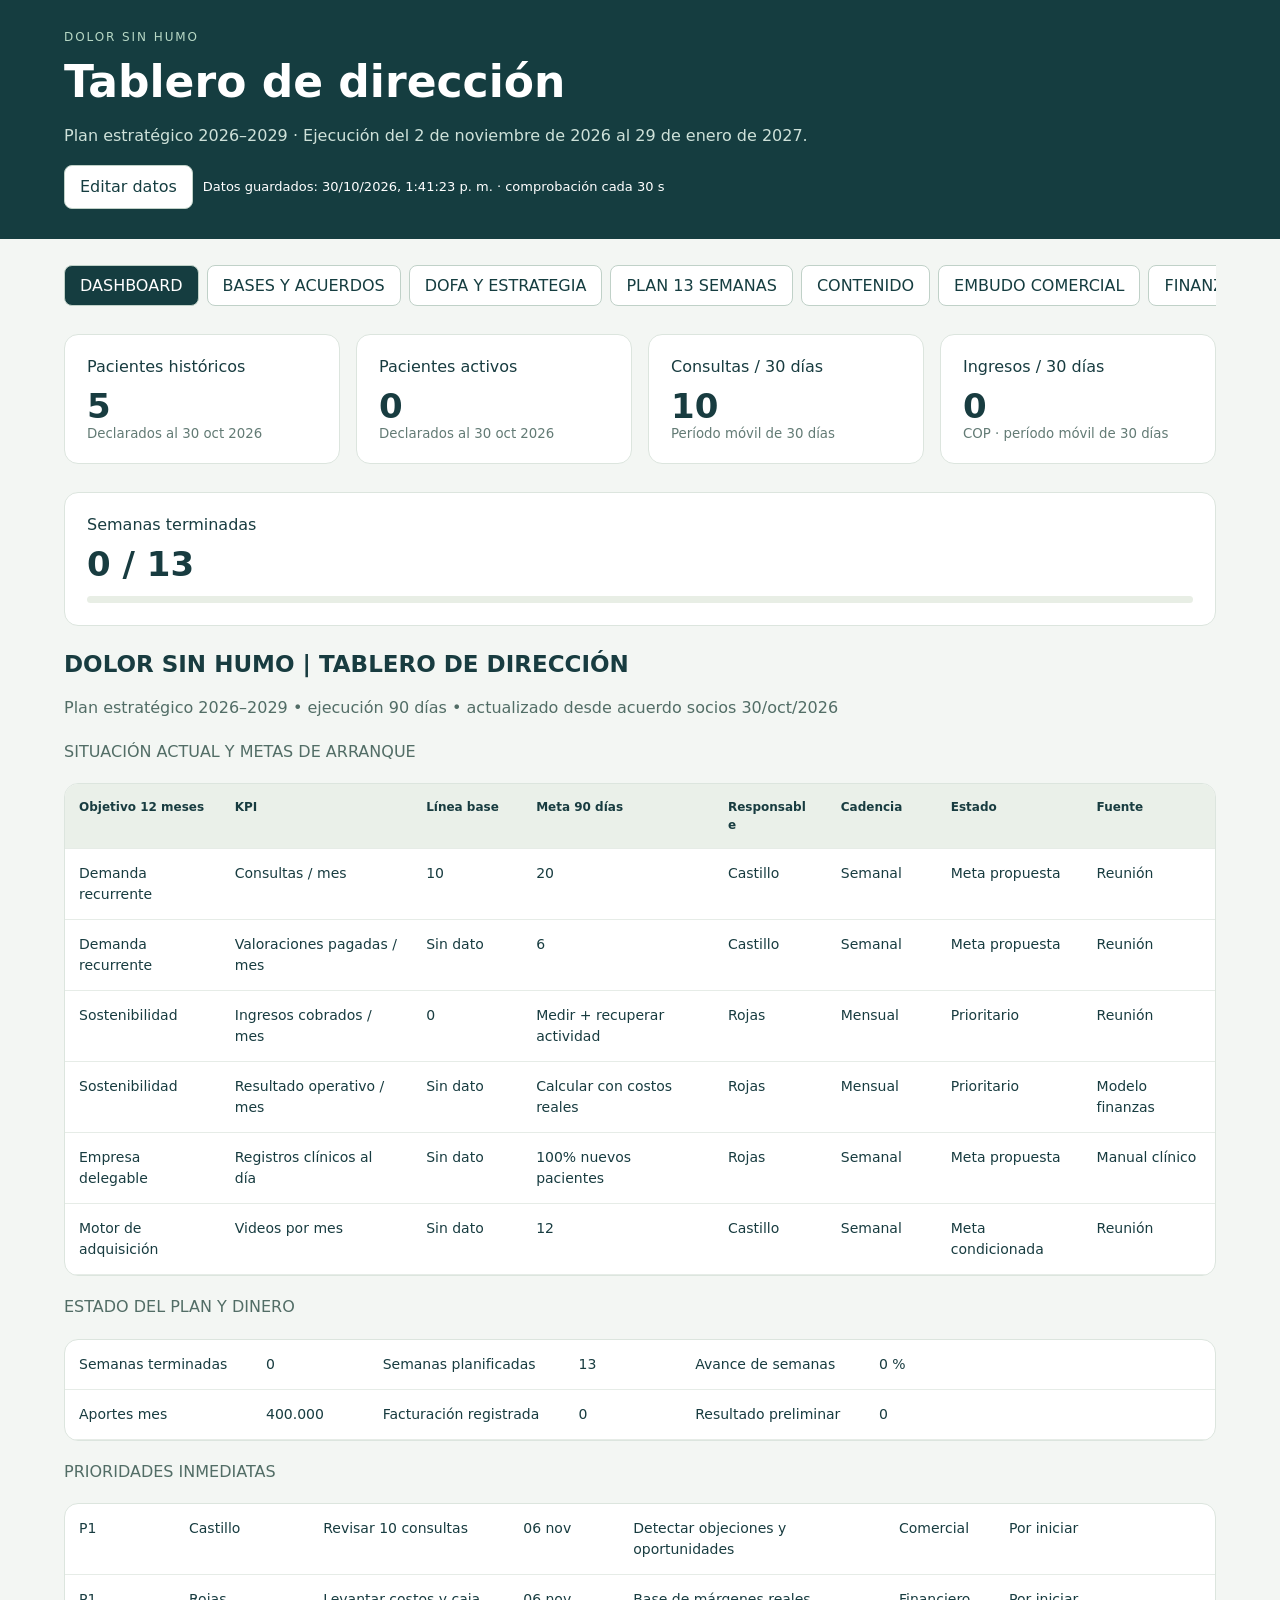
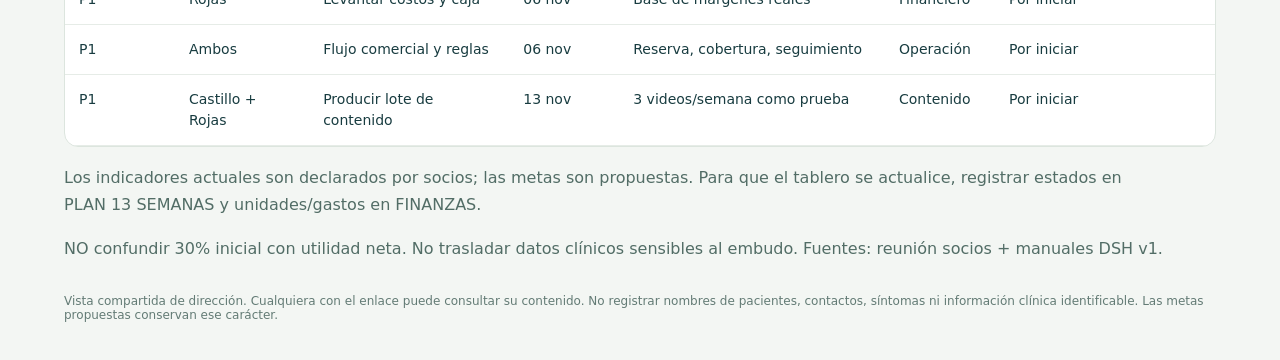
<file: direccion-7f3c9a/index.html>
<!doctype html><html lang="es"><head><meta charset="utf-8"><meta name="viewport" content="width=device-width,initial-scale=1"><meta name="robots" content="noindex,nofollow,noarchive"><meta name="referrer" content="no-referrer"><title>Dirección · Dolor Sin Humo</title><link rel="icon" href="/favicon.png"><style>
:root{font-family:Inter,system-ui,sans-serif;color:#183c40;background:#f3f6f3}*{box-sizing:border-box}body{margin:0}header{background:#153d40;color:white;padding:30px max(24px,5vw)}.brand{letter-spacing:.16em;font-size:12px;color:#b7d8c5}h1{font-size:clamp(28px,4vw,44px);margin:12px 0}header p{color:#cee1d9;max-width:850px;line-height:1.6}.toolbar{display:flex;gap:10px;align-items:center;flex-wrap:wrap}button{font:inherit;cursor:pointer;padding:10px 15px;border:1px solid #c0d1c8;border-radius:8px;background:white;color:#153d40}button:disabled{opacity:.5;cursor:wait}.primary{background:#e0ed86;border-color:#e0ed86}main{padding:26px max(16px,5vw);max-width:1800px;margin:auto}nav{display:flex;gap:8px;overflow:auto;padding-bottom:16px}nav button{white-space:nowrap}nav button.active{background:#153d40;color:white}.cards{display:grid;grid-template-columns:repeat(4,1fr);gap:16px;margin:12px 0 28px}.card{background:white;border:1px solid #dce5de;border-radius:14px;padding:22px}.card b{display:block;font-size:34px;margin-top:10px}.card small{color:#637b75}.section{background:white;border:1px solid #dce5de;border-radius:14px;margin:18px 0;overflow:hidden}.tablewrap{overflow:auto}table{border-collapse:collapse;width:100%;font-size:14px;line-height:1.5}th,td{text-align:left;padding:14px;min-width:110px;max-width:460px;vertical-align:top;border-bottom:1px solid #e6ece7;overflow-wrap:anywhere}th{background:#eaf0e9;font-size:12px}td input,td textarea,td select{background:#fffced}td.numeric{font-variant-numeric:tabular-nums}h2{font-size:23px;margin:25px 0 8px}h3{padding:15px;margin:0;background:#eaf0e9;font-size:15px}.note{line-height:1.65;color:#526d66;max-width:1100px;margin:18px 0}.status{font-size:13px}dialog{border:0;border-radius:16px;padding:28px;max-width:520px;width:90%}dialog::backdrop{background:#102e36aa}input{width:100%;padding:12px;margin:12px 0;border:1px solid #b8cbc0;border-radius:6px}.error{color:#9d2626;background:#fff0e9;padding:12px;border-radius:8px}.foot{font-size:12px;color:#637b75;margin-top:32px}.progress{height:7px;background:#e8eee5;border-radius:5px;margin-top:12px}.progress i{display:block;background:#72934e;height:100%;border-radius:5px}@media(max-width:700px){.cards{grid-template-columns:repeat(2,1fr)}.card{padding:16px}.card b{font-size:27px}header{padding:24px}td,th{padding:11px}h1{font-size:30px}}
input,textarea,select{font:inherit;color:#183c40;box-sizing:border-box;border:1px solid #8ca69a;border-radius:7px;padding:10px;background:#fffced}td input,td textarea,td select{width:100%;min-width:170px;margin:0}td textarea{resize:vertical;min-height:70px}td input[type=number]{min-width:120px}input:focus,textarea:focus,select:focus{outline:3px solid #d1df75;outline-offset:1px}.card input{display:block;margin:12px 0;font-size:28px;max-width:100%}.card label{display:block}.edit-instructions{padding:15px;background:#fff8ce;border-radius:9px;line-height:1.5;border:1px solid #dbce8e}.edit-instructions[hidden]{display:none}#save{font-weight:650}.card small{display:block}.toolbar button{min-height:44px}
</style></head><body><header><div class="brand">DOLOR SIN HUMO</div><h1>Tablero de dirección</h1><p>Plan estratégico 2026–2029 · Ejecución del 2 de noviembre de 2026 al 29 de enero de 2027.</p><div class="toolbar"><button id="edit">Editar datos</button><button id="save" class="primary" hidden>Guardar cambios</button><button id="cancel" hidden>Cancelar edición</button><span id="status" class="status" role="status">Cargando datos…</span></div></header><main><nav aria-label="Secciones" id="tabs"></nav><p id="edithint" class="edit-instructions" hidden><strong>Ya puedes llenar el tablero.</strong> Escribe en los campos amarillos y elige los estados en las listas. Los cálculos se actualizan al escribir. Al terminar pulsa <strong>Guardar cambios</strong> arriba. Para compartirlos se abrirá el acceso de GitHub.</p><div id="error" role="alert"></div><div id="view"></div><p class="foot">Vista compartida de dirección. Cualquiera con el enlace puede consultar su contenido. No registrar nombres de pacientes, contactos, síntomas ni información clínica identificable. Las metas propuestas conservan ese carácter.</p></main><dialog id="auth"><h2>Guardar los cambios para todos</h2><p>Conecta la cuenta de GitHub que administra Dolor Sin Humo. No necesitas crear ni copiar un token.</p><p>Los visitantes pueden consultar el tablero. Solo una cuenta autorizada puede guardar cambios compartidos.</p><div class="toolbar"><button id="connect" class="primary">Continuar con GitHub</button><button id="closeauth">Seguir llenando</button></div></dialog><script src="app.js?v=20261030-p002"></script></body></html>
</file>
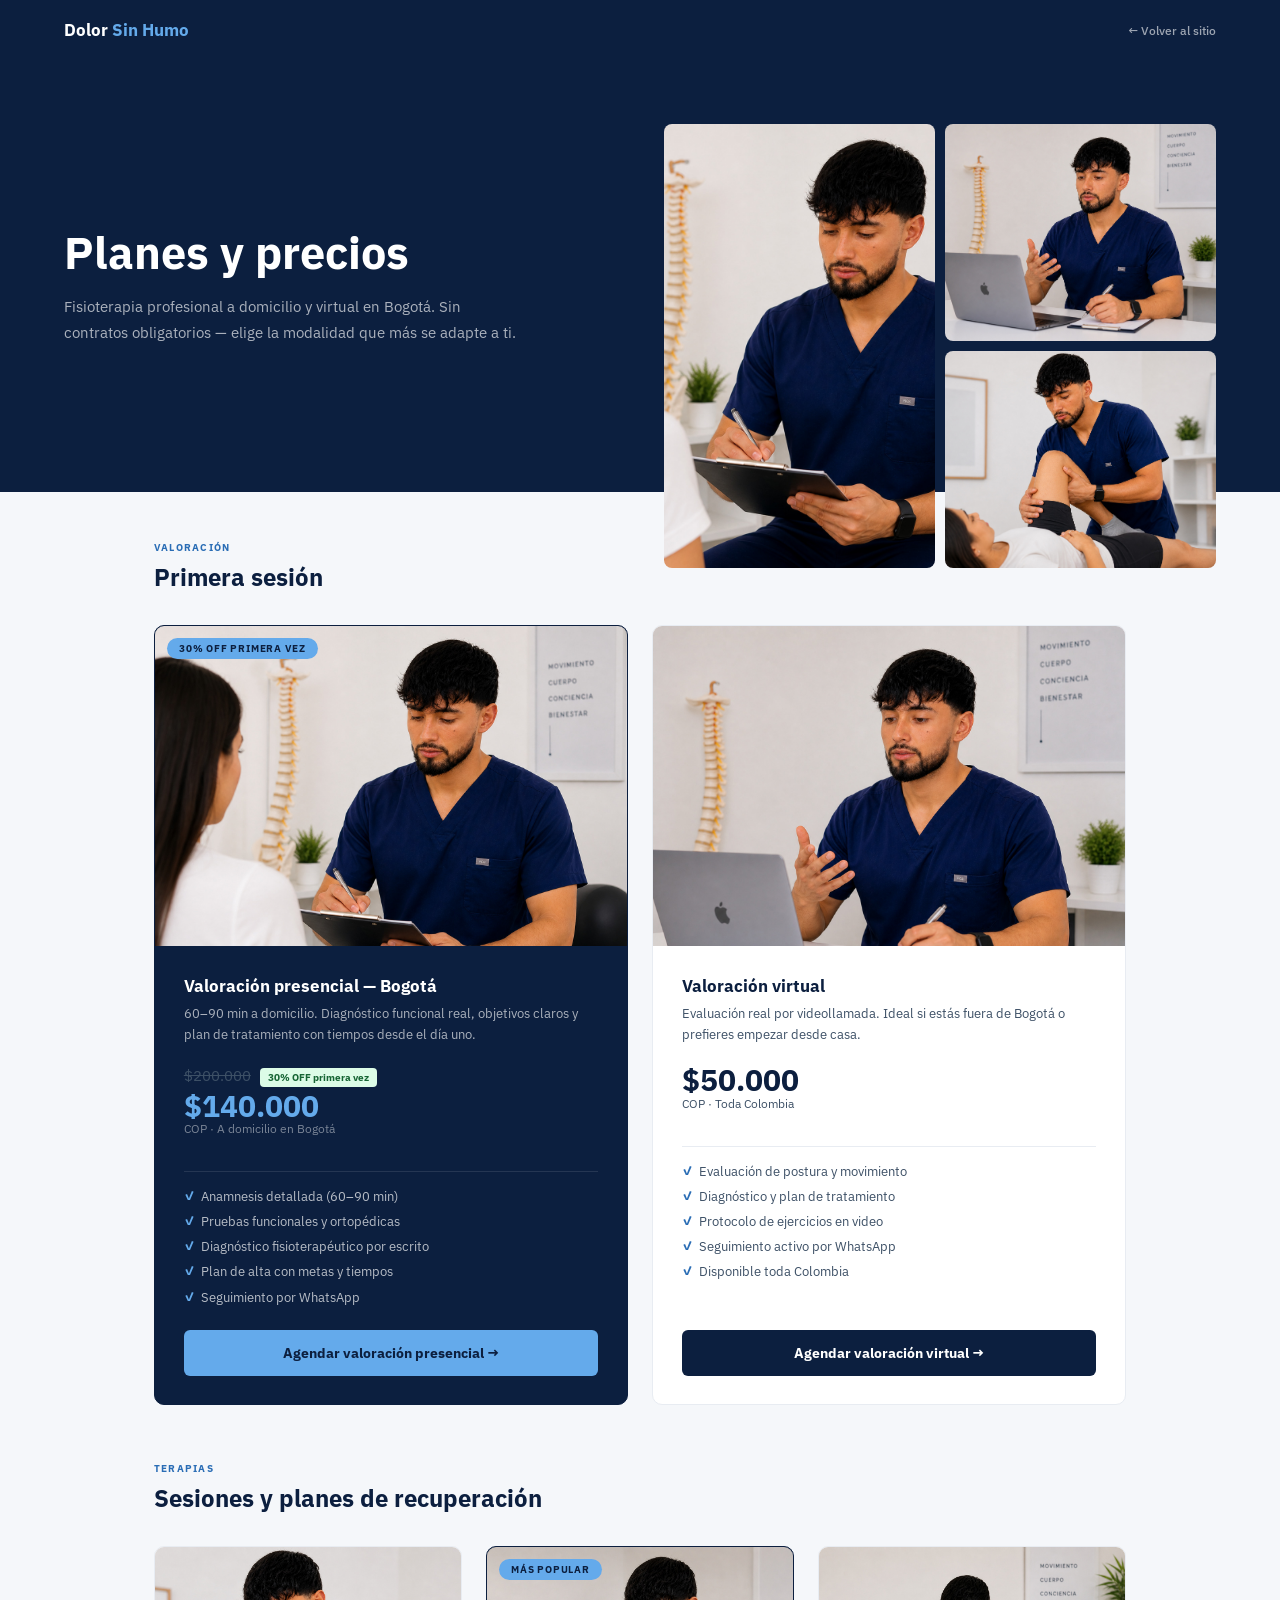
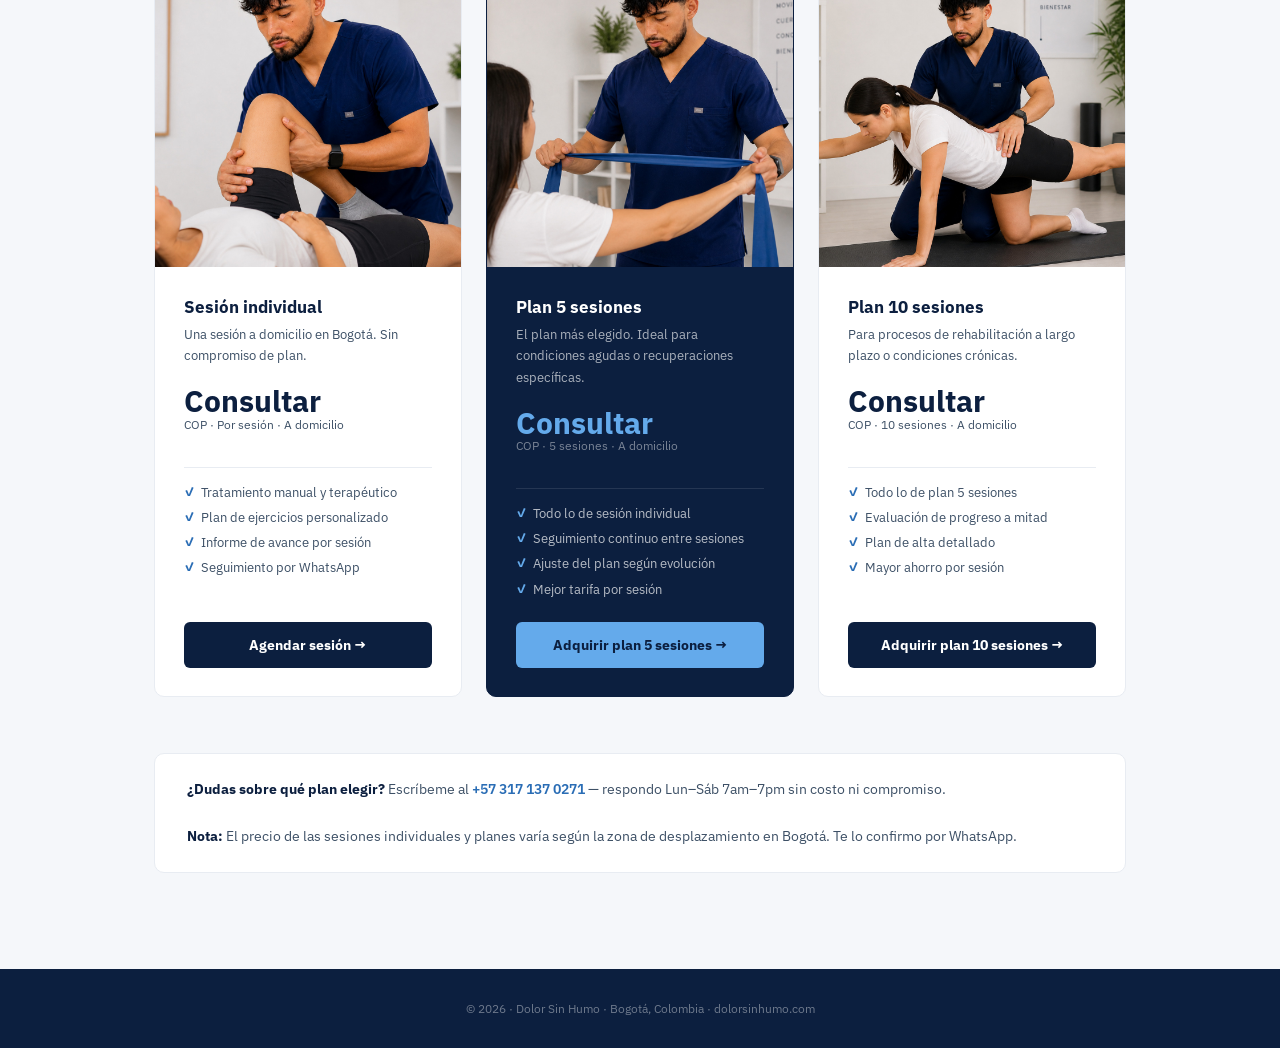
<file: planes.html>
<!DOCTYPE html>
<html lang="es">
<head>
<meta charset="UTF-8"/>
<meta name="viewport" content="width=device-width,initial-scale=1.0"/>
<title>Planes y Precios — Dolor Sin Humo</title>
<meta name="description" content="Planes y precios de fisioterapia a domicilio en Bogotá y consulta virtual en toda Colombia. Sin contratos obligatorios — Nicolás Castillo, Dolor Sin Humo."/>
<meta name="google-site-verification" content="mgidVFIQ5UGZ1JigwhAgDfgqRplMb48Tx3c75CjZeVI"/>
<link rel="canonical" href="https://dolorsinhumo.com/planes"/>
<meta property="og:type" content="website"/>
<meta property="og:url" content="https://dolorsinhumo.com/planes"/>
<meta property="og:title" content="Planes y Precios | Dolor Sin Humo"/>
<meta property="og:description" content="Fisioterapia a domicilio en Bogotá y virtual en toda Colombia. Valoración inicial y planes sin contratos forzados."/>
<meta property="og:image" content="https://dolorsinhumo.com/planes-4.jpg"/>
<meta name="twitter:card" content="summary_large_image"/>
<link rel="icon" href="/favicon.png"/>
<link href="https://fonts.googleapis.com/css2?family=IBM+Plex+Sans:wght@400;500;600;700&display=swap" rel="stylesheet"/>
<style>
*{box-sizing:border-box;margin:0;padding:0}
:root{--navy:#0C1F3F;--blue:#2A6DB5;--accent:#64AAEB;--white:#fff;--off:#F5F7FA;--gray1:#E8ECF2;--text:#0C1F3F;--text2:#3D5066;--r:10px;--f:'IBM Plex Sans',system-ui,sans-serif}
body{font-family:var(--f);background:var(--off);color:var(--text)}
a{text-decoration:none}
header{background:var(--navy);padding:1.2rem 5%;display:flex;align-items:center;justify-content:space-between}
.logo{font-size:1.05rem;font-weight:700;color:#fff}.logo span{color:var(--accent)}
.back{font-size:.78rem;font-weight:500;color:rgba(255,255,255,.6)}.back:hover{color:#fff}

.hero{background:var(--navy);padding:4rem 5% 3rem;display:grid;grid-template-columns:1fr 1fr;gap:3rem;align-items:center}
.hero-left h1{font-size:clamp(2rem,4vw,2.8rem);font-weight:700;color:#fff;margin-bottom:.8rem}
.hero-left p{font-size:.95rem;color:rgba(255,255,255,.65);max-width:460px;line-height:1.7}
.hero-photos{display:grid;grid-template-columns:1fr 1fr;grid-template-rows:1fr 1fr;gap:.6rem;height:320px}
.hero-photos img{width:100%;height:100%;object-fit:cover;border-radius:8px}
.hero-photos img:first-child{grid-row:span 2;border-radius:8px}

main{max-width:1100px;margin:0 auto;padding:3rem 5%}
.section-tag{font-size:.65rem;font-weight:700;letter-spacing:.12em;text-transform:uppercase;color:var(--blue);margin-bottom:.4rem}
.section-h{font-size:1.5rem;font-weight:700;color:var(--navy);margin-bottom:2rem}
.cards{display:grid;gap:1.5rem;margin-bottom:3.5rem}
.cards-2{grid-template-columns:repeat(2,1fr)}
.cards-3{grid-template-columns:repeat(3,1fr)}
.card{background:#fff;border-radius:var(--r);border:1px solid var(--gray1);overflow:hidden;display:flex;flex-direction:column;position:relative}
.card.featured{background:var(--navy);border-color:var(--navy)}
.card-img{height:320px;overflow:hidden}
.card-img img{width:100%;height:100%;object-fit:cover;object-position:center top;transition:transform .4s}
.card:hover .card-img img{transform:scale(1.04)}
.card-body{padding:1.8rem;display:flex;flex-direction:column;flex:1}
.badge{position:absolute;top:12px;left:12px;background:var(--accent);color:var(--navy);font-size:.62rem;font-weight:700;letter-spacing:.08em;text-transform:uppercase;padding:.25rem .75rem;border-radius:20px;z-index:2}
.card h3{font-size:1.05rem;font-weight:700;color:var(--navy);margin-bottom:.4rem}
.card.featured h3{color:#fff}
.desc{font-size:.84rem;color:var(--text2);margin-bottom:1.2rem;line-height:1.6}
.card.featured .desc{color:rgba(255,255,255,.65)}
.price-wrap{margin-bottom:.25rem;display:flex;align-items:baseline;gap:.6rem;flex-wrap:wrap}
.price-old{font-size:.95rem;color:var(--text2);text-decoration:line-through}
.price-discount{background:#dcfce7;color:#166534;font-size:.65rem;font-weight:700;padding:.15rem .5rem;border-radius:4px}
.price{font-size:1.9rem;font-weight:700;color:var(--navy);line-height:1}
.card.featured .price{color:var(--accent)}
.price-label{font-size:.72rem;color:var(--text2);margin-bottom:1.2rem}
.card.featured .price-label{color:rgba(255,255,255,.45)}
hr{border:none;border-top:1px solid var(--gray1);margin:1rem 0}
.card.featured hr{border-color:rgba(255,255,255,.1)}
.features{list-style:none;flex:1;display:flex;flex-direction:column;gap:.45rem;margin-bottom:1.5rem}
.features li{font-size:.8rem;color:var(--text2);padding-left:1.1rem;position:relative;line-height:1.4}
.card.featured .features li{color:rgba(255,255,255,.7)}
.features li::before{content:'✓';position:absolute;left:0;color:var(--blue);font-weight:700;font-size:.75rem}
.card.featured .features li::before{color:var(--accent)}
.btn{display:block;text-align:center;margin-top:auto;background:var(--navy);color:#fff;font-weight:700;font-size:.88rem;padding:.85rem;border-radius:6px;transition:background .2s}
.btn:hover{background:var(--blue)}
.card.featured .btn{background:var(--accent);color:var(--navy)}
.card.featured .btn:hover{background:#fff}
.note{background:#fff;border:1px solid var(--gray1);border-radius:var(--r);padding:1.5rem 2rem;font-size:.85rem;color:var(--text2);line-height:1.7;margin-bottom:3rem}
.note strong{color:var(--navy)}
footer{background:var(--navy);padding:2rem 5%;text-align:center;font-size:.75rem;color:rgba(255,255,255,.4)}
@media(max-width:768px){.cards-2,.cards-3{grid-template-columns:1fr}.hero{grid-template-columns:1fr}.hero-photos{display:none}}
</style>
</head>
<body>
<header>
  <a href="/" class="logo">Dolor <span>Sin Humo</span></a>
  <a href="/" class="back">← Volver al sitio</a>
</header>

<div class="hero">
  <div class="hero-left">
    <h1>Planes y precios</h1>
    <p>Fisioterapia profesional a domicilio y virtual en Bogotá. Sin contratos obligatorios — elige la modalidad que más se adapte a ti.</p>
  </div>
  <div class="hero-photos">
    <img src="planes-4.jpg" alt="Fisioterapia a domicilio Bogotá"/>
    <img src="planes-3.jpg" alt="Consulta virtual fisioterapia"/>
    <img src="planes-1.jpg" alt="Valoración fisioterapéutica"/>
  </div>
</div>

<main>
  <div class="section-tag">Valoración</div>
  <div class="section-h">Primera sesión</div>
  <div class="cards cards-2">

    <div class="card featured">
      <div class="badge">30% OFF primera vez</div>
      <div class="card-img"><img src="planes-4.jpg" alt="Valoración presencial"/></div>
      <div class="card-body">
        <h3>Valoración presencial — Bogotá</h3>
        <p class="desc">60–90 min a domicilio. Diagnóstico funcional real, objetivos claros y plan de tratamiento con tiempos desde el día uno.</p>
        <div class="price-wrap">
          <span class="price-old">$200.000</span>
          <span class="price-discount">30% OFF primera vez</span>
        </div>
        <div class="price">$140.000</div>
        <div class="price-label">COP · A domicilio en Bogotá</div>
        <hr/>
        <ul class="features">
          <li>Anamnesis detallada (60–90 min)</li>
          <li>Pruebas funcionales y ortopédicas</li>
          <li>Diagnóstico fisioterapéutico por escrito</li>
          <li>Plan de alta con metas y tiempos</li>
          <li>Seguimiento por WhatsApp</li>
        </ul>
        <a href="https://wa.me/573171370271?text=Hola%2C+quiero+agendar+la+valoraci%C3%B3n+presencial+a+domicilio+%28primera+vez+%24140.000%29.+%C2%BFMe+puedes+confirmar+disponibilidad%3F" target="_blank" rel="noopener noreferrer" class="btn">Agendar valoración presencial →</a>
      </div>
    </div>

    <div class="card">
      <div class="card-img"><img src="planes-3.jpg" alt="Consulta virtual fisioterapia"/></div>
      <div class="card-body">
        <h3>Valoración virtual</h3>
        <p class="desc">Evaluación real por videollamada. Ideal si estás fuera de Bogotá o prefieres empezar desde casa.</p>
        <div class="price">$50.000</div>
        <div class="price-label">COP · Toda Colombia</div>
        <hr/>
        <ul class="features">
          <li>Evaluación de postura y movimiento</li>
          <li>Diagnóstico y plan de tratamiento</li>
          <li>Protocolo de ejercicios en video</li>
          <li>Seguimiento activo por WhatsApp</li>
          <li>Disponible toda Colombia</li>
        </ul>
        <a href="https://wa.me/573171370271?text=Hola%2C+quiero+agendar+una+valoraci%C3%B3n+virtual+%28%2450.000%29.+%C2%BFMe+puedes+confirmar+disponibilidad%3F" target="_blank" rel="noopener noreferrer" class="btn">Agendar valoración virtual →</a>
      </div>
    </div>

  </div>

  <div class="section-tag">Terapias</div>
  <div class="section-h">Sesiones y planes de recuperación</div>
  <div class="cards cards-3">

    <div class="card">
      <div class="card-img"><img src="planes-1.jpg" alt="Sesión individual fisioterapia"/></div>
      <div class="card-body">
        <h3>Sesión individual</h3>
        <p class="desc">Una sesión a domicilio en Bogotá. Sin compromiso de plan.</p>
        <div class="price">Consultar</div>
        <div class="price-label">COP · Por sesión · A domicilio</div>
        <hr/>
        <ul class="features">
          <li>Tratamiento manual y terapéutico</li>
          <li>Plan de ejercicios personalizado</li>
          <li>Informe de avance por sesión</li>
          <li>Seguimiento por WhatsApp</li>
        </ul>
        <a href="https://wa.me/573171370271?text=Hola%2C+quiero+agendar+una+sesi%C3%B3n+individual+de+fisioterapia+a+domicilio.+%C2%BFMe+puedes+confirmar+disponibilidad+y+precio%3F" target="_blank" rel="noopener noreferrer" class="btn">Agendar sesión →</a>
      </div>
    </div>

    <div class="card featured">
      <div class="badge">Más popular</div>
      <div class="card-img"><img src="planes-2.jpg" alt="Plan 5 sesiones fisioterapia"/></div>
      <div class="card-body">
        <h3>Plan 5 sesiones</h3>
        <p class="desc">El plan más elegido. Ideal para condiciones agudas o recuperaciones específicas.</p>
        <div class="price">Consultar</div>
        <div class="price-label">COP · 5 sesiones · A domicilio</div>
        <hr/>
        <ul class="features">
          <li>Todo lo de sesión individual</li>
          <li>Seguimiento continuo entre sesiones</li>
          <li>Ajuste del plan según evolución</li>
          <li>Mejor tarifa por sesión</li>
        </ul>
        <a href="https://wa.me/573171370271?text=Hola%2C+quiero+adquirir+el+plan+de+5+sesiones+de+fisioterapia+a+domicilio.+%C2%BFMe+puedes+dar+m%C3%A1s+informaci%C3%B3n%3F" target="_blank" rel="noopener noreferrer" class="btn">Adquirir plan 5 sesiones →</a>
      </div>
    </div>

    <div class="card">
      <div class="card-img"><img src="planes-5.jpg" alt="Plan 10 sesiones fisioterapia"/></div>
      <div class="card-body">
        <h3>Plan 10 sesiones</h3>
        <p class="desc">Para procesos de rehabilitación a largo plazo o condiciones crónicas.</p>
        <div class="price">Consultar</div>
        <div class="price-label">COP · 10 sesiones · A domicilio</div>
        <hr/>
        <ul class="features">
          <li>Todo lo de plan 5 sesiones</li>
          <li>Evaluación de progreso a mitad</li>
          <li>Plan de alta detallado</li>
          <li>Mayor ahorro por sesión</li>
        </ul>
        <a href="https://wa.me/573171370271?text=Hola%2C+quiero+adquirir+el+plan+de+10+sesiones+de+fisioterapia+a+domicilio.+%C2%BFMe+puedes+dar+m%C3%A1s+informaci%C3%B3n+y+precio%3F" target="_blank" rel="noopener noreferrer" class="btn">Adquirir plan 10 sesiones →</a>
      </div>
    </div>

  </div>

  <div class="note">
    <strong>¿Dudas sobre qué plan elegir?</strong> Escríbeme al <a href="https://wa.me/573171370271" target="_blank" rel="noopener noreferrer" style="color:var(--blue);font-weight:600">+57 317 137 0271</a> — respondo Lun–Sáb 7am–7pm sin costo ni compromiso.<br/><br/>
    <strong>Nota:</strong> El precio de las sesiones individuales y planes varía según la zona de desplazamiento en Bogotá. Te lo confirmo por WhatsApp.
  </div>
</main>
<footer>© 2026 · Dolor Sin Humo · Bogotá, Colombia · dolorsinhumo.com</footer>
</body>
</html>
</file>
